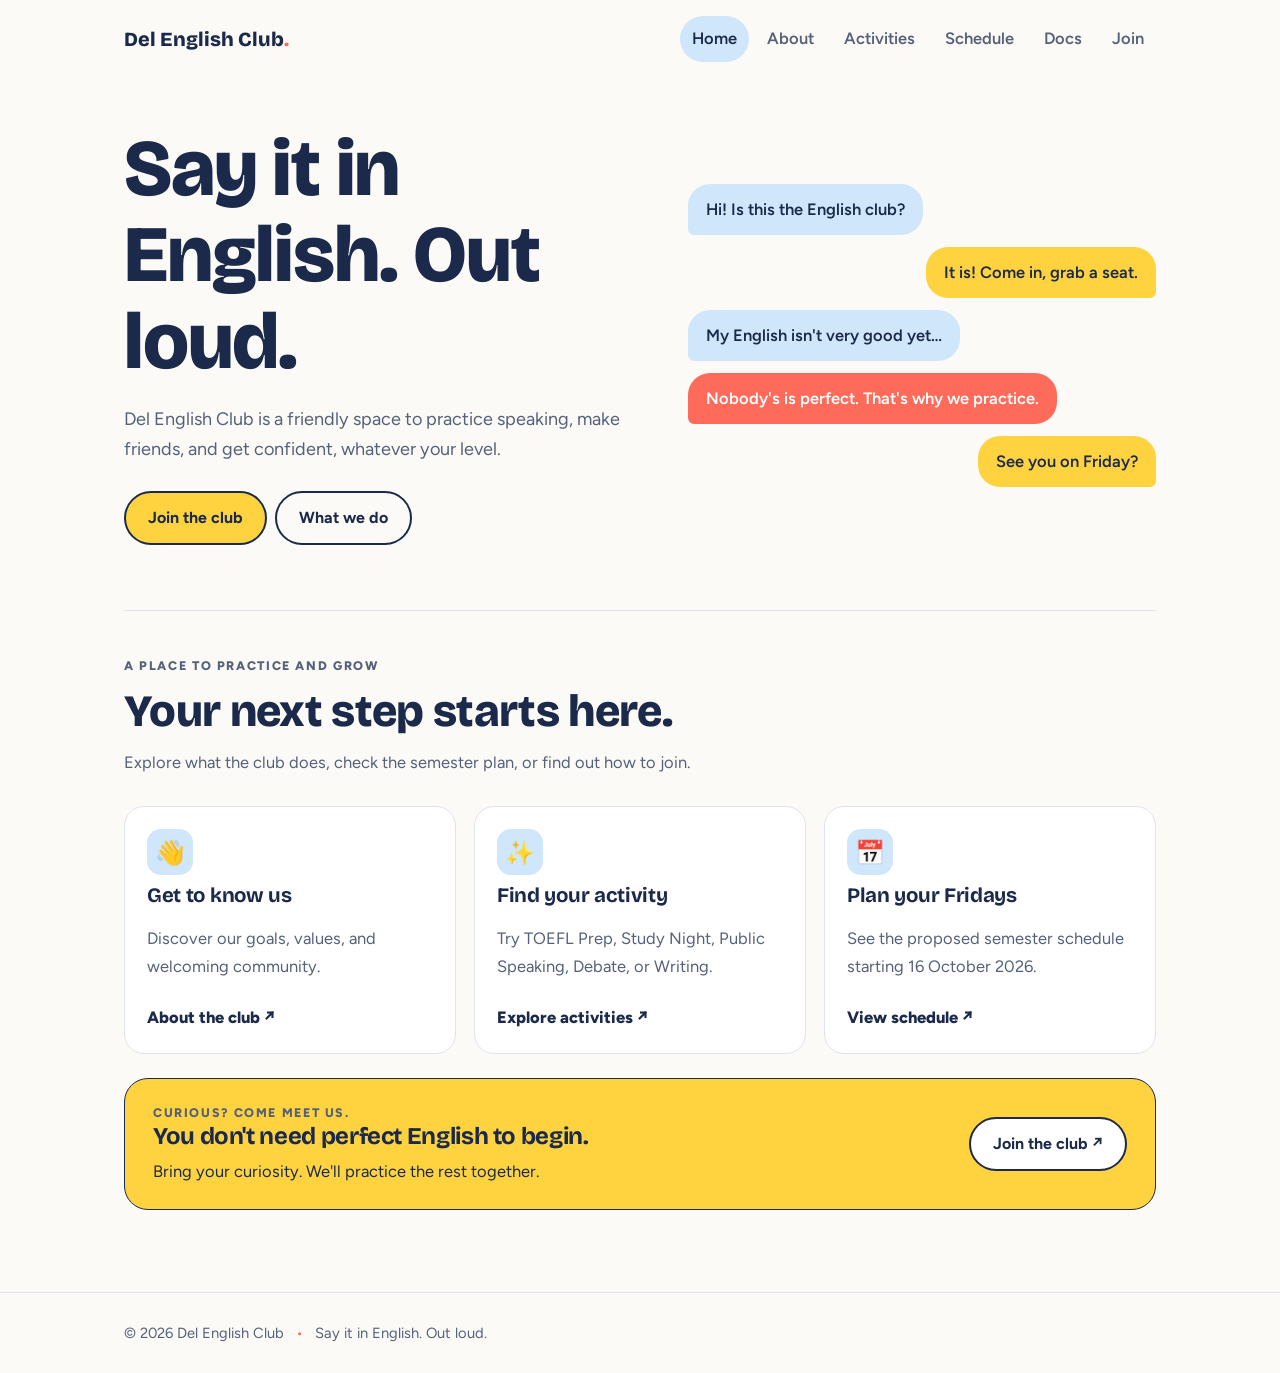
<file: index.html>
<!doctype html>
<html lang="en">
<head>
  <meta charset="utf-8">
  <meta name="viewport" content="width=device-width, initial-scale=1">
  <meta name="theme-color" content="#fbfaf6">
  <meta name="description" content="Del English Club is a supportive space to practice English, build confidence, and connect with students.">
  <title>Home | Del English Club</title>
  <link rel="preconnect" href="https://fonts.googleapis.com">
  <link rel="preconnect" href="https://fonts.gstatic.com" crossorigin>
  <link href="https://fonts.googleapis.com/css2?family=Bricolage+Grotesque:wght@500;700;800&family=Figtree:wght@400;500;600;700&display=swap" rel="stylesheet">
  <link rel="stylesheet" href="assets/css/base.css">
  <link rel="stylesheet" href="assets/css/home.css">
</head>
<body data-page="index.html">
  <div class="wrap">
    <nav class="site-nav" aria-label="Main navigation">
      <a class="logo" href="index.html" aria-label="Del English Club home">Del English Club<span class="logo-dot">.</span></a>
      <button class="nav-toggle" id="nav-toggle" type="button" aria-expanded="false" aria-controls="primary-links" aria-label="Open navigation menu"><span></span><span></span><span></span></button>
      <ul class="site-nav__links" id="primary-links"><li><a href="index.html" aria-current="page">Home</a></li><li><a href="about.html">About</a></li><li><a href="activities.html">Activities</a></li><li><a href="schedule.html">Schedule</a></li><li><a href="docs.html">Docs</a></li><li><a href="join.html">Join</a></li></ul>
    </nav>
    <main id="main-content">
      <header class="hero" id="top">
<div>
<h1>Say it in English. Out loud.</h1>
<p>Del English Club is a friendly space to practice speaking, make friends, and get confident, whatever your level.</p>
<a class="btn" href="join.html">Join the club</a><a class="btn alt" href="about.html">What we do</a>
</div>
<div aria-label="Example conversation" class="chat">
<div class="b l">Hi! Is this the English club?</div>
<div class="b r">It is! Come in, grab a seat.</div>
<div class="b l">My English isn't very good yet…</div>
<div class="b c">Nobody's is perfect. That's why we practice.</div>
<div class="b r">See you on Friday?</div>
</div>
</header>
<section aria-labelledby="start-here-title" class="home-shortcuts">
<div class="home-section-heading"><p class="eyebrow">A place to practice and grow</p><h2 id="start-here-title">Your next step starts here.</h2><p class="lead">Explore what the club does, check the semester plan, or find out how to join.</p></div>
<div class="grid home-link-grid">
<a class="card home-link-card" href="about.html"><span aria-hidden="true" class="home-card-icon">👋</span><h3>Get to know us</h3><p>Discover our goals, values, and welcoming community.</p><span class="text-link">About the club ↗</span></a>
<a class="card home-link-card" href="activities.html"><span aria-hidden="true" class="home-card-icon">✨</span><h3>Find your activity</h3><p>Try TOEFL Prep, Study Night, Public Speaking, Debate, or Writing.</p><span class="text-link">Explore activities ↗</span></a>
<a class="card home-link-card" href="schedule.html"><span aria-hidden="true" class="home-card-icon">📅</span><h3>Plan your Fridays</h3><p>See the proposed semester schedule starting 16 October 2026.</p><span class="text-link">View schedule ↗</span></a>
</div>
<div class="home-banner"><div><p class="eyebrow">Curious? Come meet us.</p><h3>You don't need perfect English to begin.</h3><p>Bring your curiosity. We'll practice the rest together.</p></div><a class="btn" href="join.html">Join the club ↗</a></div>
</section>

    </main>
  </div>
  <footer class="site-footer"><div class="wrap">© <span data-current-year>2026</span> Del English Club <span class="footer-separator">•</span> Say it in English. Out loud.</div></footer>
  <button class="back-to-top" id="back-to-top" type="button" aria-label="Back to top">↑</button>
  <script src="assets/js/main.js" defer></script>
</body>
</html>
</file>
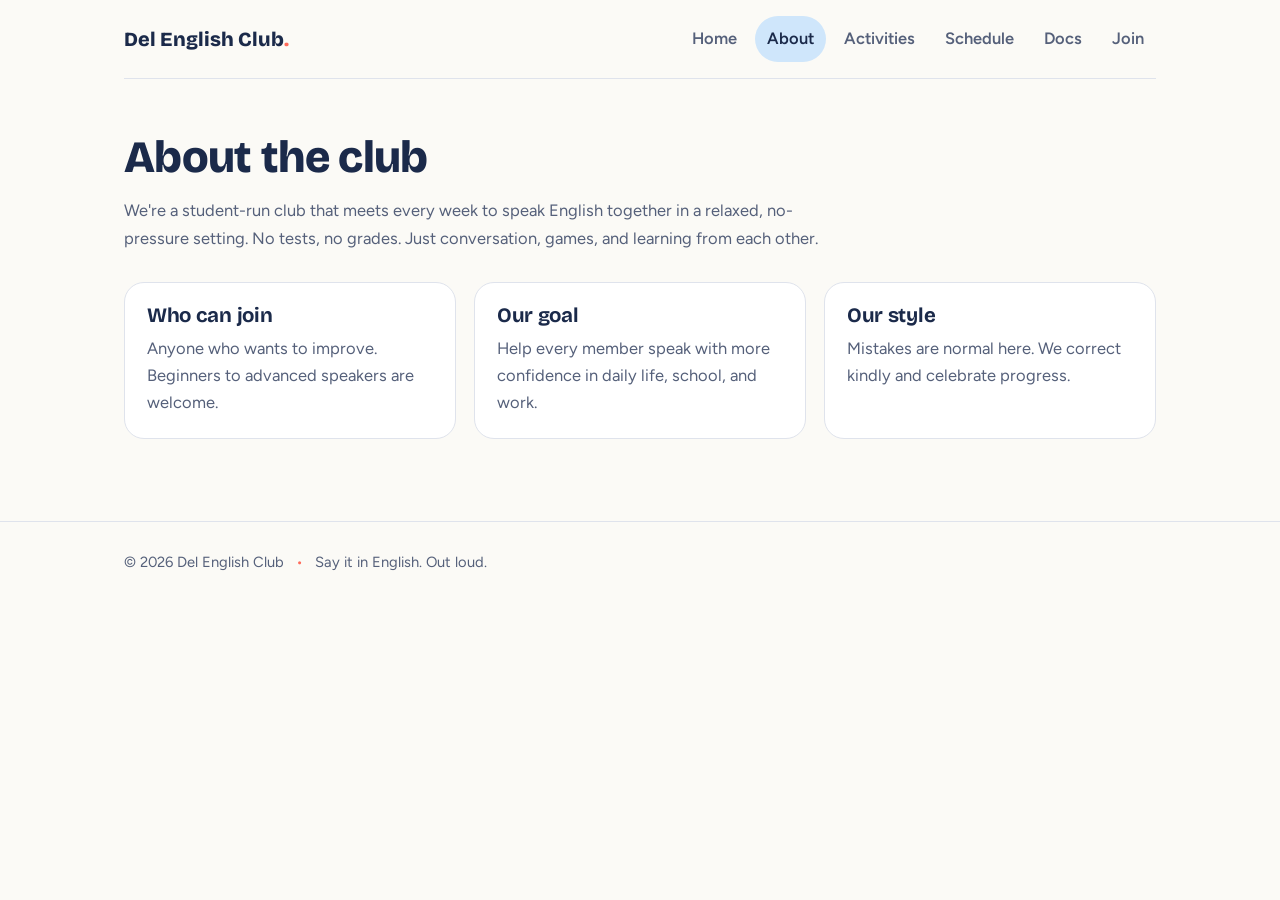
<file: about.html>
<!doctype html>
<html lang="en">
<head>
  <meta charset="utf-8">
  <meta name="viewport" content="width=device-width, initial-scale=1">
  <meta name="theme-color" content="#fbfaf6">
  <meta name="description" content="Del English Club is a supportive space to practice English, build confidence, and connect with students.">
  <title>About | Del English Club</title>
  <link rel="preconnect" href="https://fonts.googleapis.com">
  <link rel="preconnect" href="https://fonts.gstatic.com" crossorigin>
  <link href="https://fonts.googleapis.com/css2?family=Bricolage+Grotesque:wght@500;700;800&family=Figtree:wght@400;500;600;700&display=swap" rel="stylesheet">
  <link rel="stylesheet" href="assets/css/base.css">
  <link rel="stylesheet" href="assets/css/about.css">
</head>
<body data-page="about.html">
  <div class="wrap">
    <nav class="site-nav" aria-label="Main navigation">
      <a class="logo" href="index.html" aria-label="Del English Club home">Del English Club<span class="logo-dot">.</span></a>
      <button class="nav-toggle" id="nav-toggle" type="button" aria-expanded="false" aria-controls="primary-links" aria-label="Open navigation menu"><span></span><span></span><span></span></button>
      <ul class="site-nav__links" id="primary-links"><li><a href="index.html">Home</a></li><li><a href="about.html" aria-current="page">About</a></li><li><a href="activities.html">Activities</a></li><li><a href="schedule.html">Schedule</a></li><li><a href="docs.html">Docs</a></li><li><a href="join.html">Join</a></li></ul>
    </nav>
    <main id="main-content">
      <section id="about">
<h2>About the club</h2>
<p class="lead">We're a student-run club that meets every week to speak English together in a relaxed, no-pressure setting. No tests, no grades. Just conversation, games, and learning from each other.</p>
<div class="grid">
<div class="card"><h3>Who can join</h3><p>Anyone who wants to improve. Beginners to advanced speakers are welcome.</p></div>
<div class="card"><h3>Our goal</h3><p>Help every member speak with more confidence in daily life, school, and work.</p></div>
<div class="card"><h3>Our style</h3><p>Mistakes are normal here. We correct kindly and celebrate progress.</p></div>
</div>
</section>
    </main>
  </div>
  <footer class="site-footer"><div class="wrap">© <span data-current-year>2026</span> Del English Club <span class="footer-separator">•</span> Say it in English. Out loud.</div></footer>
  <button class="back-to-top" id="back-to-top" type="button" aria-label="Back to top">↑</button>
  <script src="assets/js/main.js" defer></script>
</body>
</html>
</file>
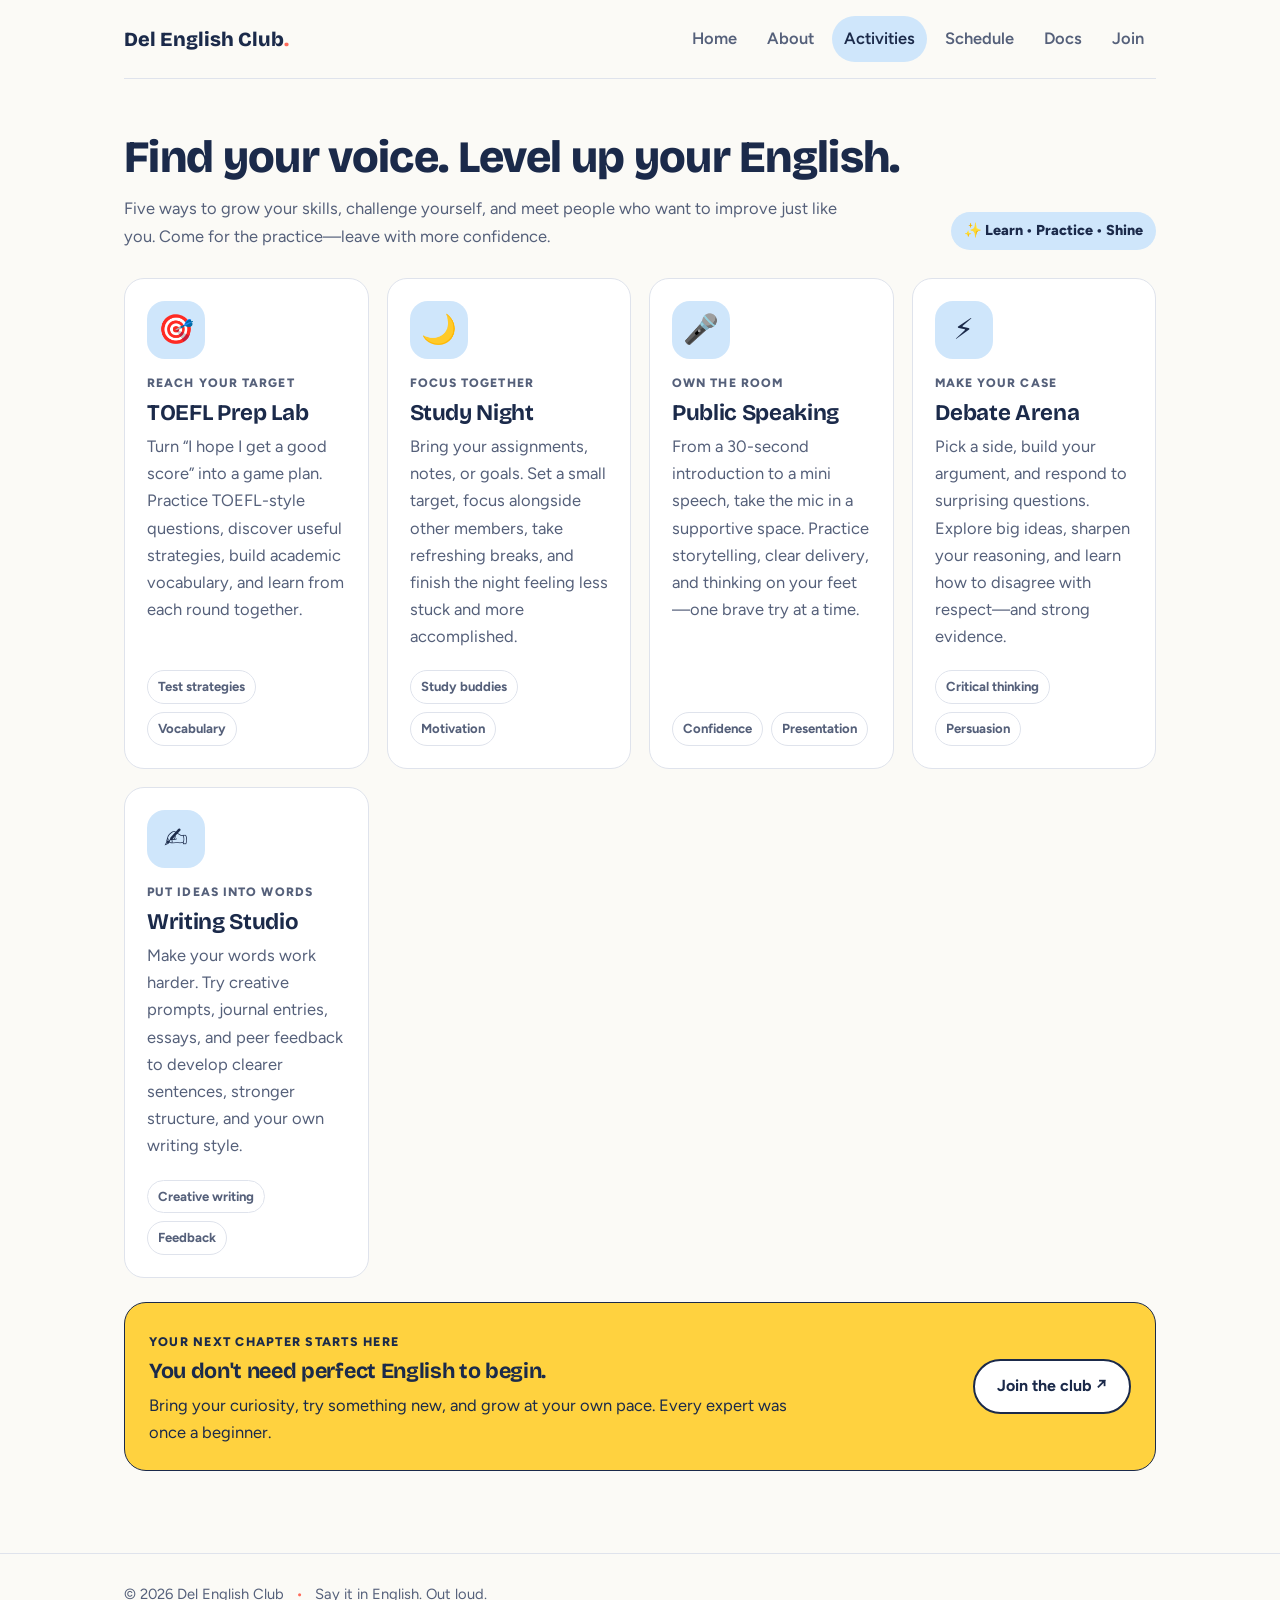
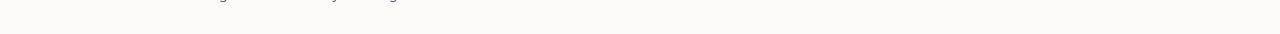
<file: activities.html>
<!doctype html>
<html lang="en">
<head>
  <meta charset="utf-8">
  <meta name="viewport" content="width=device-width, initial-scale=1">
  <meta name="theme-color" content="#fbfaf6">
  <meta name="description" content="Del English Club is a supportive space to practice English, build confidence, and connect with students.">
  <title>Activities | Del English Club</title>
  <link rel="preconnect" href="https://fonts.googleapis.com">
  <link rel="preconnect" href="https://fonts.gstatic.com" crossorigin>
  <link href="https://fonts.googleapis.com/css2?family=Bricolage+Grotesque:wght@500;700;800&family=Figtree:wght@400;500;600;700&display=swap" rel="stylesheet">
  <link rel="stylesheet" href="assets/css/base.css">
  <link rel="stylesheet" href="assets/css/activities.css">
</head>
<body data-page="activities.html">
  <div class="wrap">
    <nav class="site-nav" aria-label="Main navigation">
      <a class="logo" href="index.html" aria-label="Del English Club home">Del English Club<span class="logo-dot">.</span></a>
      <button class="nav-toggle" id="nav-toggle" type="button" aria-expanded="false" aria-controls="primary-links" aria-label="Open navigation menu"><span></span><span></span><span></span></button>
      <ul class="site-nav__links" id="primary-links"><li><a href="index.html">Home</a></li><li><a href="about.html">About</a></li><li><a href="activities.html" aria-current="page">Activities</a></li><li><a href="schedule.html">Schedule</a></li><li><a href="docs.html">Docs</a></li><li><a href="join.html">Join</a></li></ul>
    </nav>
    <main id="main-content">
      <section id="activities">
<div class="activity-intro">
<div>
<h2>Find your voice. Level up your English.</h2>
<p class="lead">Five ways to grow your skills, challenge yourself, and meet people who want to improve just like you. Come for the practice—leave with more confidence.</p>
</div>
<span class="activity-tag">✨ Learn • Practice • Shine</span>
</div>
<div class="grid">
<article class="card activity-card">
<div aria-hidden="true" class="activity-icon">🎯</div>
<div>
<p class="activity-kicker">Reach your target</p>
<h3>TOEFL Prep Lab</h3>
<p>Turn “I hope I get a good score” into a game plan. Practice TOEFL-style questions, discover useful strategies, build academic vocabulary, and learn from each round together.</p>
</div>
<div class="activity-meta"><span class="activity-chip">Test strategies</span><span class="activity-chip">Vocabulary</span></div>
</article>
<article class="card activity-card">
<div aria-hidden="true" class="activity-icon">🌙</div>
<div>
<p class="activity-kicker">Focus together</p>
<h3>Study Night</h3>
<p>Bring your assignments, notes, or goals. Set a small target, focus alongside other members, take refreshing breaks, and finish the night feeling less stuck and more accomplished.</p>
</div>
<div class="activity-meta"><span class="activity-chip">Study buddies</span><span class="activity-chip">Motivation</span></div>
</article>
<article class="card activity-card">
<div aria-hidden="true" class="activity-icon">🎤</div>
<div>
<p class="activity-kicker">Own the room</p>
<h3>Public Speaking</h3>
<p>From a 30-second introduction to a mini speech, take the mic in a supportive space. Practice storytelling, clear delivery, and thinking on your feet—one brave try at a time.</p>
</div>
<div class="activity-meta"><span class="activity-chip">Confidence</span><span class="activity-chip">Presentation</span></div>
</article>
<article class="card activity-card">
<div aria-hidden="true" class="activity-icon">⚡</div>
<div>
<p class="activity-kicker">Make your case</p>
<h3>Debate Arena</h3>
<p>Pick a side, build your argument, and respond to surprising questions. Explore big ideas, sharpen your reasoning, and learn how to disagree with respect—and strong evidence.</p>
</div>
<div class="activity-meta"><span class="activity-chip">Critical thinking</span><span class="activity-chip">Persuasion</span></div>
</article>
<article class="card activity-card">
<div aria-hidden="true" class="activity-icon">✍️</div>
<div>
<p class="activity-kicker">Put ideas into words</p>
<h3>Writing Studio</h3>
<p>Make your words work harder. Try creative prompts, journal entries, essays, and peer feedback to develop clearer sentences, stronger structure, and your own writing style.</p>
</div>
<div class="activity-meta"><span class="activity-chip">Creative writing</span><span class="activity-chip">Feedback</span></div>
</article>
</div>
<div class="activity-feature">
<div>
<span class="feature-label">Your next chapter starts here</span>
<h3>You don't need perfect English to begin.</h3>
<p>Bring your curiosity, try something new, and grow at your own pace. Every expert was once a beginner.</p>
</div>
<a class="btn" href="#join">Join the club ↗</a>
</div>
</section>
    </main>
  </div>
  <footer class="site-footer"><div class="wrap">© <span data-current-year>2026</span> Del English Club <span class="footer-separator">•</span> Say it in English. Out loud.</div></footer>
  <button class="back-to-top" id="back-to-top" type="button" aria-label="Back to top">↑</button>
  <script src="assets/js/main.js" defer></script>
  <script src="assets/js/activities.js" defer></script>
</body>
</html>
</file>
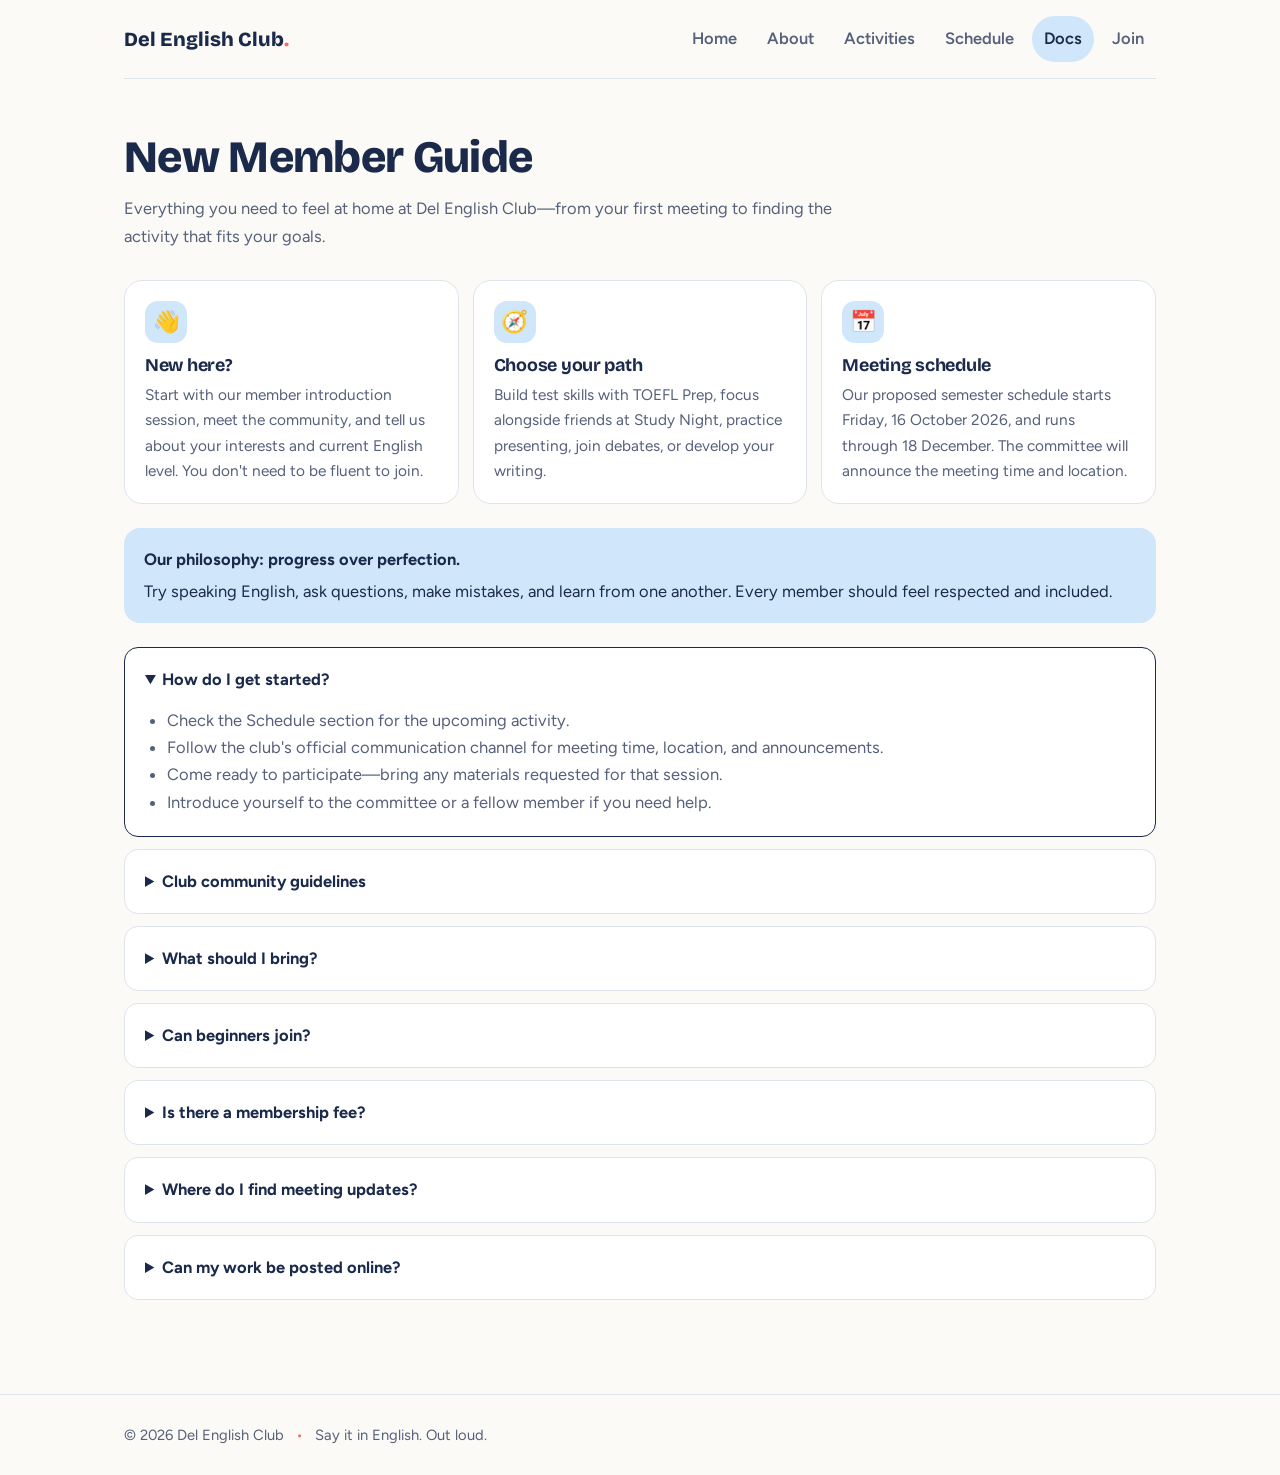
<file: docs.html>
<!doctype html>
<html lang="en">
<head>
  <meta charset="utf-8">
  <meta name="viewport" content="width=device-width, initial-scale=1">
  <meta name="theme-color" content="#fbfaf6">
  <meta name="description" content="Del English Club is a supportive space to practice English, build confidence, and connect with students.">
  <title>Docs | Del English Club</title>
  <link rel="preconnect" href="https://fonts.googleapis.com">
  <link rel="preconnect" href="https://fonts.gstatic.com" crossorigin>
  <link href="https://fonts.googleapis.com/css2?family=Bricolage+Grotesque:wght@500;700;800&family=Figtree:wght@400;500;600;700&display=swap" rel="stylesheet">
  <link rel="stylesheet" href="assets/css/base.css">
  <link rel="stylesheet" href="assets/css/docs.css">
</head>
<body data-page="docs.html">
  <div class="wrap">
    <nav class="site-nav" aria-label="Main navigation">
      <a class="logo" href="index.html" aria-label="Del English Club home">Del English Club<span class="logo-dot">.</span></a>
      <button class="nav-toggle" id="nav-toggle" type="button" aria-expanded="false" aria-controls="primary-links" aria-label="Open navigation menu"><span></span><span></span><span></span></button>
      <ul class="site-nav__links" id="primary-links"><li><a href="index.html">Home</a></li><li><a href="about.html">About</a></li><li><a href="activities.html">Activities</a></li><li><a href="schedule.html">Schedule</a></li><li><a href="docs.html" aria-current="page">Docs</a></li><li><a href="join.html">Join</a></li></ul>
    </nav>
    <main id="main-content">
      <section id="docs">
<h2>New Member Guide</h2>
<p class="lead">Everything you need to feel at home at Del English Club—from your first meeting to finding the activity that fits your goals.</p>
<div class="docs-grid">
<article class="docs-mini">
<div aria-hidden="true" class="docs-icon">👋</div>
<h3>New here?</h3>
<p>Start with our member introduction session, meet the community, and tell us about your interests and current English level. You don't need to be fluent to join.</p>
</article>
<article class="docs-mini">
<div aria-hidden="true" class="docs-icon">🧭</div>
<h3>Choose your path</h3>
<p>Build test skills with TOEFL Prep, focus alongside friends at Study Night, practice presenting, join debates, or develop your writing.</p>
</article>
<article class="docs-mini">
<div aria-hidden="true" class="docs-icon">📅</div>
<h3>Meeting schedule</h3>
<p>Our proposed semester schedule starts Friday, 16 October 2026, and runs through 18 December. The committee will announce the meeting time and location.</p>
</article>
</div>
<div class="docs-callout">
<strong>Our philosophy: progress over perfection.</strong>
<p>Try speaking English, ask questions, make mistakes, and learn from one another. Every member should feel respected and included.</p>
</div>
<details open="">
<summary>How do I get started?</summary>
<ul>
<li>Check the Schedule section for the upcoming activity.</li>
<li>Follow the club's official communication channel for meeting time, location, and announcements.</li>
<li>Come ready to participate—bring any materials requested for that session.</li>
<li>Introduce yourself to the committee or a fellow member if you need help.</li>
</ul>
</details>
<details>
<summary>Club community guidelines</summary>
<ul>
<li>Be respectful of every member, accent, background, and English level.</li>
<li>Do not mock mistakes. Give feedback kindly and constructively.</li>
<li>Give everyone a chance to speak and listen without interrupting.</li>
<li>Try to use English during activities; helping someone find a word is encouraged.</li>
<li>Respect members' privacy. Ask permission before sharing photos, recordings, or their work publicly.</li>
<li>Keep discussions friendly and disagree with ideas—not with people.</li>
</ul>
</details>
<details>
<summary>What should I bring?</summary>
<ul>
<li><strong>TOEFL Prep:</strong> notebook, pen, and any practice materials shared by the facilitator.</li>
<li><strong>Study Night:</strong> your own assignment, notes, laptop or stationery as needed, and one realistic study goal.</li>
<li><strong>Public Speaking:</strong> a topic or prompt if announced; beginners can start with a short introduction.</li>
<li><strong>Debate:</strong> an open mind and willingness to support opinions with reasons and evidence.</li>
<li><strong>Writing:</strong> notebook or laptop and a willingness to draft, revise, and give supportive feedback.</li>
</ul>
</details>
<details>
<summary>Can beginners join?</summary>
<p>Absolutely. Activities are designed to help members grow at different levels. You can start with short contributions and take on bigger challenges as your confidence improves.</p>
</details>
<details>
<summary>Is there a membership fee?</summary>
<p>Membership fees and any other costs have not been specified in this website draft. Please confirm the current policy with the club committee.</p>
</details>
<details>
<summary>Where do I find meeting updates?</summary>
<p>The exact meeting time, room, and official contact details have not been confirmed in this draft. Check announcements from the club committee before attending.</p>
</details>
<details>
<summary>Can my work be posted online?</summary>
<p>Selected writing or activity highlights may be considered for the club's Instagram or website. The club should obtain the author's permission before publishing their work, name, photo, or recording.</p>
</details>
</section>
    </main>
  </div>
  <footer class="site-footer"><div class="wrap">© <span data-current-year>2026</span> Del English Club <span class="footer-separator">•</span> Say it in English. Out loud.</div></footer>
  <button class="back-to-top" id="back-to-top" type="button" aria-label="Back to top">↑</button>
  <script src="assets/js/main.js" defer></script>
  <script src="assets/js/docs.js" defer></script>
</body>
</html>
</file>
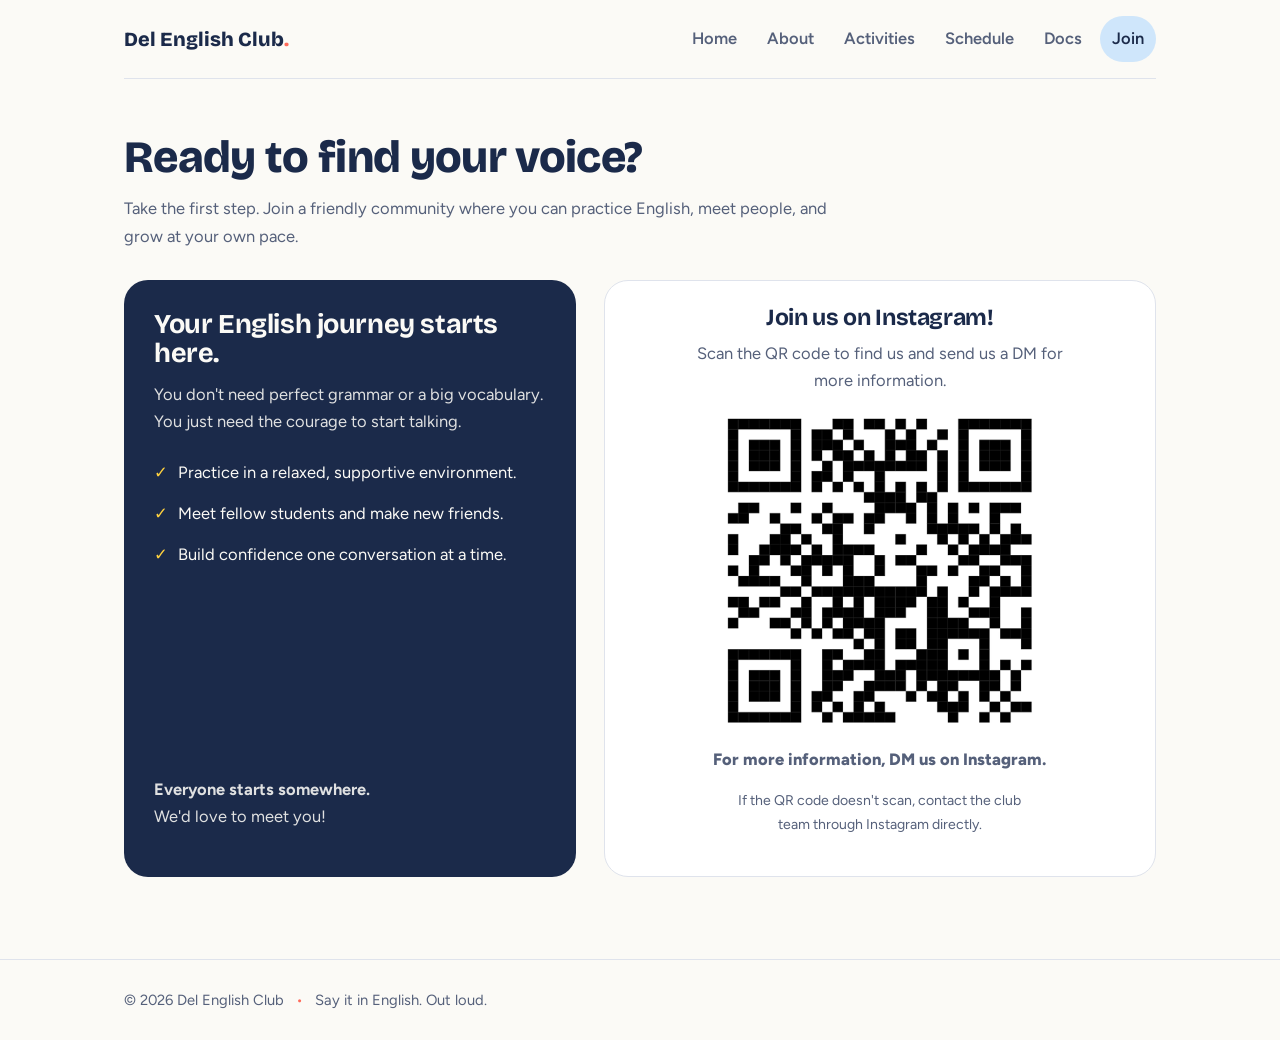
<file: join.html>
<!doctype html>
<html lang="en">
<head>
  <meta charset="utf-8">
  <meta name="viewport" content="width=device-width, initial-scale=1">
  <meta name="theme-color" content="#fbfaf6">
  <meta name="description" content="Del English Club is a supportive space to practice English, build confidence, and connect with students.">
  <title>Join | Del English Club</title>
  <link rel="preconnect" href="https://fonts.googleapis.com">
  <link rel="preconnect" href="https://fonts.gstatic.com" crossorigin>
  <link href="https://fonts.googleapis.com/css2?family=Bricolage+Grotesque:wght@500;700;800&family=Figtree:wght@400;500;600;700&display=swap" rel="stylesheet">
  <link rel="stylesheet" href="assets/css/base.css">
  <link rel="stylesheet" href="assets/css/join.css">
</head>
<body data-page="join.html">
  <div class="wrap">
    <nav class="site-nav" aria-label="Main navigation">
      <a class="logo" href="index.html" aria-label="Del English Club home">Del English Club<span class="logo-dot">.</span></a>
      <button class="nav-toggle" id="nav-toggle" type="button" aria-expanded="false" aria-controls="primary-links" aria-label="Open navigation menu"><span></span><span></span><span></span></button>
      <ul class="site-nav__links" id="primary-links"><li><a href="index.html">Home</a></li><li><a href="about.html">About</a></li><li><a href="activities.html">Activities</a></li><li><a href="schedule.html">Schedule</a></li><li><a href="docs.html">Docs</a></li><li><a href="join.html" aria-current="page">Join</a></li></ul>
    </nav>
    <main id="main-content">
      <section id="join">
<h2>Ready to find your voice?</h2>
<p class="lead">Take the first step. Join a friendly community where you can practice English, meet people, and grow at your own pace.</p>
<div class="join-layout">
<aside class="join-note">
<div>
<h3>Your English journey starts here.</h3>
<p>You don't need perfect grammar or a big vocabulary. You just need the courage to start talking.</p>
<ul class="join-points">
<li><span>✓</span><span>Practice in a relaxed, supportive environment.</span></li>
<li><span>✓</span><span>Meet fellow students and make new friends.</span></li>
<li><span>✓</span><span>Build confidence one conversation at a time.</span></li>
</ul>
</div>
<p><strong>Everyone starts somewhere.</strong><br/>We'd love to meet you!</p>
</aside>
<div class="join-qr-card">
<h3>Join us on Instagram!</h3>
<p>Scan the QR code to find us and send us a DM for more information.</p>
<img alt="Instagram QR code from the Del English Club poster" aria-label="Open a larger view of the Instagram QR code" class="join-qr-image" id="instagram-qr" role="button" src="assets/images/instagram-qr.png" tabindex="0"/>
<p class="join-instagram">For more information, DM us on Instagram.</p>
<p class="join-disclaimer">If the QR code doesn't scan, contact the club team through Instagram directly.</p>
</div>
</div>
</section>
    </main>
  </div>
  <footer class="site-footer"><div class="wrap">© <span data-current-year>2026</span> Del English Club <span class="footer-separator">•</span> Say it in English. Out loud.</div></footer>
  <button class="back-to-top" id="back-to-top" type="button" aria-label="Back to top">↑</button>
  <script src="assets/js/main.js" defer></script>
  <script src="assets/js/join.js" defer></script>
</body>
</html>
</file>
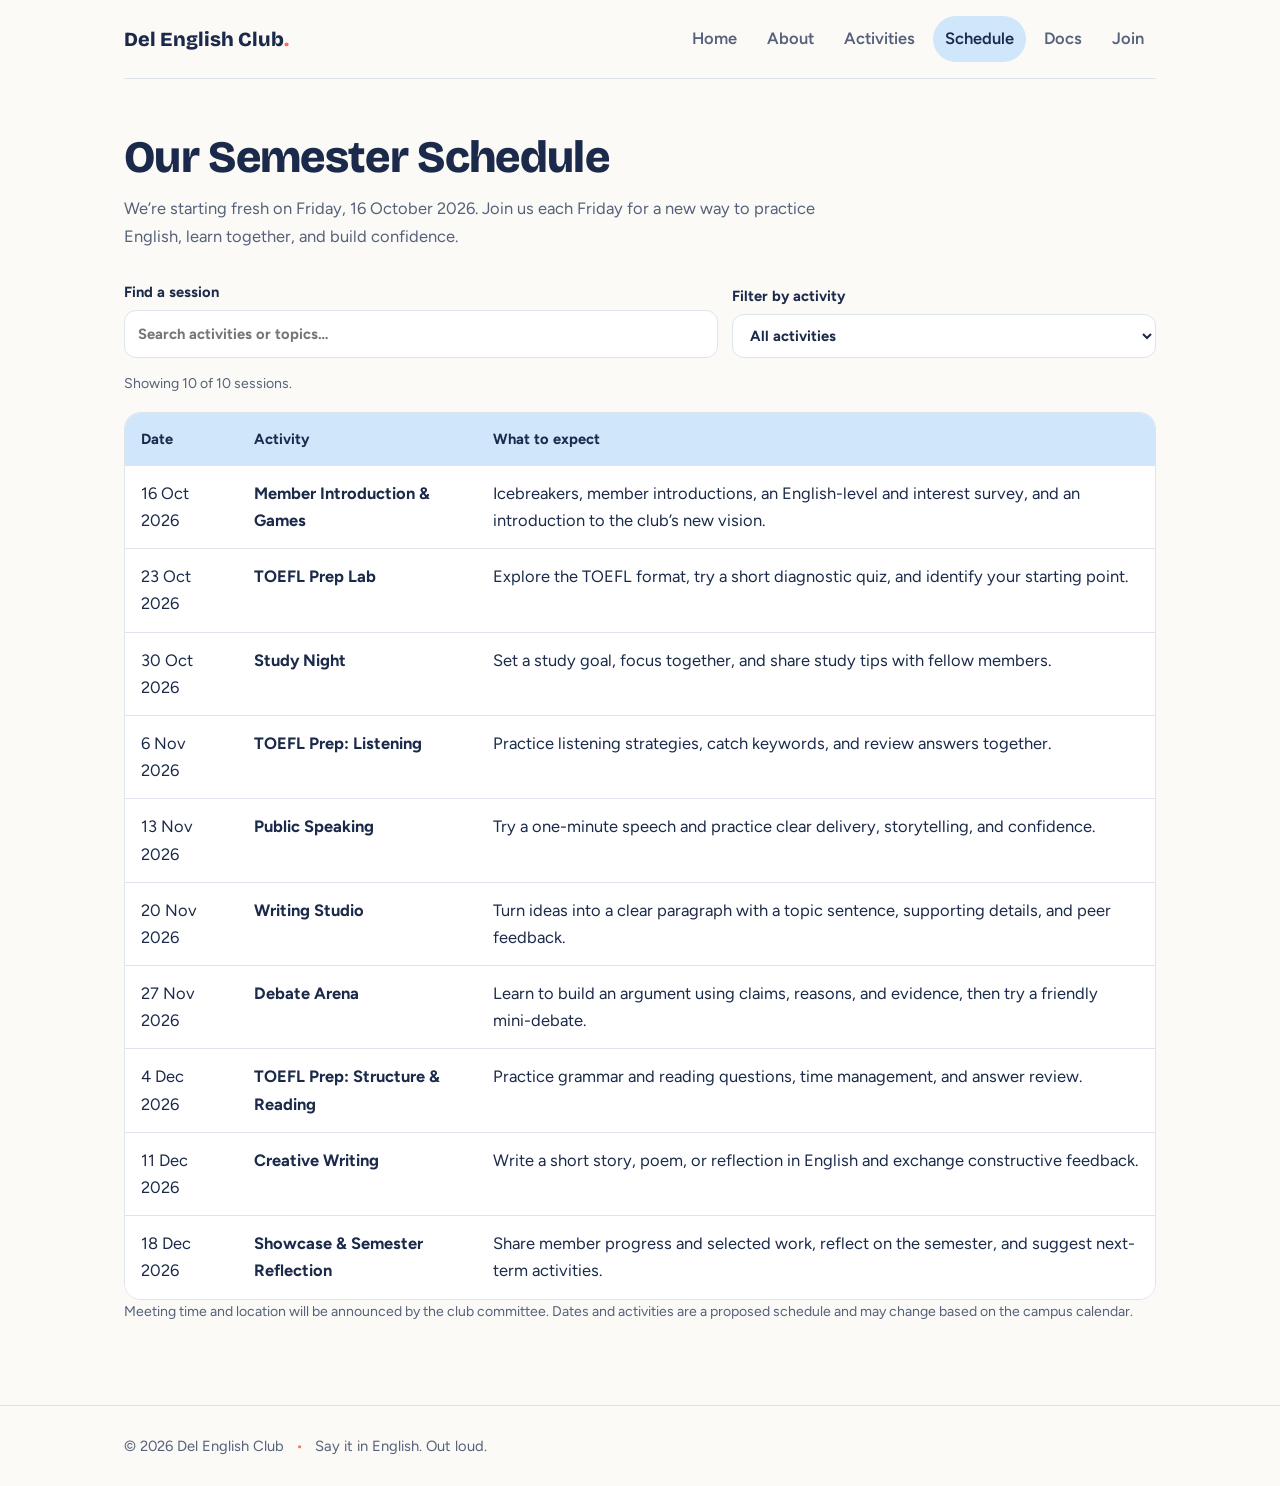
<file: schedule.html>
<!doctype html>
<html lang="en">
<head>
  <meta charset="utf-8">
  <meta name="viewport" content="width=device-width, initial-scale=1">
  <meta name="theme-color" content="#fbfaf6">
  <meta name="description" content="Del English Club is a supportive space to practice English, build confidence, and connect with students.">
  <title>Schedule | Del English Club</title>
  <link rel="preconnect" href="https://fonts.googleapis.com">
  <link rel="preconnect" href="https://fonts.gstatic.com" crossorigin>
  <link href="https://fonts.googleapis.com/css2?family=Bricolage+Grotesque:wght@500;700;800&family=Figtree:wght@400;500;600;700&display=swap" rel="stylesheet">
  <link rel="stylesheet" href="assets/css/base.css">
  <link rel="stylesheet" href="assets/css/schedule.css">
</head>
<body data-page="schedule.html">
  <div class="wrap">
    <nav class="site-nav" aria-label="Main navigation">
      <a class="logo" href="index.html" aria-label="Del English Club home">Del English Club<span class="logo-dot">.</span></a>
      <button class="nav-toggle" id="nav-toggle" type="button" aria-expanded="false" aria-controls="primary-links" aria-label="Open navigation menu"><span></span><span></span><span></span></button>
      <ul class="site-nav__links" id="primary-links"><li><a href="index.html">Home</a></li><li><a href="about.html">About</a></li><li><a href="activities.html">Activities</a></li><li><a href="schedule.html" aria-current="page">Schedule</a></li><li><a href="docs.html">Docs</a></li><li><a href="join.html">Join</a></li></ul>
    </nav>
    <main id="main-content">
      <section id="schedule">
<h2>Our Semester Schedule</h2>
<p class="lead">We’re starting fresh on Friday, 16 October 2026. Join us each Friday for a new way to practice English, learn together, and build confidence.</p>

<div aria-label="Filter the semester schedule" class="schedule-tools">
<label class="schedule-search-label" for="schedule-search">Find a session
    <input autocomplete="off" id="schedule-search" placeholder="Search activities or topics…" type="search"/>
</label>
<label class="schedule-filter-label" for="schedule-filter">Filter by activity
    <select id="schedule-filter">
<option value="all">All activities</option>
<option value="connect">Connect / Introduction</option>
<option value="toefl">TOEFL Prep</option>
<option value="study">Study Night</option>
<option value="speaking">Public Speaking</option>
<option value="writing">Writing</option>
<option value="debate">Debate</option>
<option value="showcase">Showcase / Reflection</option>
</select>
</label>
<p aria-live="polite" class="schedule-result" id="schedule-result">Showing all sessions.</p>
</div>
<div class="tablewrap"><table class="sched">
<thead><tr><th>Date</th><th>Activity</th><th>What to expect</th></tr></thead>
<tbody>
<tr class="schedule-row" data-category="connect"><td>16 Oct 2026</td><td><strong>Member Introduction &amp; Games</strong></td><td>Icebreakers, member introductions, an English-level and interest survey, and an introduction to the club’s new vision.</td></tr>
<tr class="schedule-row" data-category="toefl"><td>23 Oct 2026</td><td><strong>TOEFL Prep Lab</strong></td><td>Explore the TOEFL format, try a short diagnostic quiz, and identify your starting point.</td></tr>
<tr class="schedule-row" data-category="study"><td>30 Oct 2026</td><td><strong>Study Night</strong></td><td>Set a study goal, focus together, and share study tips with fellow members.</td></tr>
<tr class="schedule-row" data-category="toefl"><td>6 Nov 2026</td><td><strong>TOEFL Prep: Listening</strong></td><td>Practice listening strategies, catch keywords, and review answers together.</td></tr>
<tr class="schedule-row" data-category="speaking"><td>13 Nov 2026</td><td><strong>Public Speaking</strong></td><td>Try a one-minute speech and practice clear delivery, storytelling, and confidence.</td></tr>
<tr class="schedule-row" data-category="writing"><td>20 Nov 2026</td><td><strong>Writing Studio</strong></td><td>Turn ideas into a clear paragraph with a topic sentence, supporting details, and peer feedback.</td></tr>
<tr class="schedule-row" data-category="debate"><td>27 Nov 2026</td><td><strong>Debate Arena</strong></td><td>Learn to build an argument using claims, reasons, and evidence, then try a friendly mini-debate.</td></tr>
<tr class="schedule-row" data-category="toefl"><td>4 Dec 2026</td><td><strong>TOEFL Prep: Structure &amp; Reading</strong></td><td>Practice grammar and reading questions, time management, and answer review.</td></tr>
<tr class="schedule-row" data-category="writing"><td>11 Dec 2026</td><td><strong>Creative Writing</strong></td><td>Write a short story, poem, or reflection in English and exchange constructive feedback.</td></tr>
<tr class="schedule-row" data-category="showcase"><td>18 Dec 2026</td><td><strong>Showcase &amp; Semester Reflection</strong></td><td>Share member progress and selected work, reflect on the semester, and suggest next-term activities.</td></tr>
</tbody></table></div>
<p class="join-disclaimer">Meeting time and location will be announced by the club committee. Dates and activities are a proposed schedule and may change based on the campus calendar.</p>
</section>
    </main>
  </div>
  <footer class="site-footer"><div class="wrap">© <span data-current-year>2026</span> Del English Club <span class="footer-separator">•</span> Say it in English. Out loud.</div></footer>
  <button class="back-to-top" id="back-to-top" type="button" aria-label="Back to top">↑</button>
  <script src="assets/js/main.js" defer></script>
  <script src="assets/js/schedule.js" defer></script>
</body>
</html>
</file>
<file: assets/css/base.css>
/* Shared Del English Club styles */
:root{--bg:#fbfaf6;--ink:#1b2a4a;--muted:#55607a;--card:#fff;--line:#dfe3ec;--yellow:#ffd23f;--coral:#ff6b5b;--sky:#cfe6fb;--on-yellow:#1b2a4a;--shadow:0 12px 28px rgba(27,42,74,.09);color-scheme:light;box-sizing:border-box;scroll-padding-top:20px}
@media(prefers-color-scheme:dark){:root:not([data-theme="light"]){--bg:#10172a;--ink:#f3f1ea;--muted:#a6b0c8;--card:#18213a;--line:#2a3555;--sky:#26406b;--on-yellow:#1b2a4a;color-scheme:dark}}
*,*::before,*::after{box-sizing:inherit}html{scroll-behavior:smooth}body{margin:0;background:var(--bg);color:var(--ink);font:400 1.03rem/1.65 Figtree,system-ui,sans-serif}h1,h2,h3{font-family:"Bricolage Grotesque",Georgia,sans-serif;line-height:1.08;margin:0;letter-spacing:-.015em}h1{font-size:clamp(2.7rem,7vw,5rem);font-weight:800}h2{font-size:clamp(1.95rem,4vw,2.8rem);font-weight:800;margin-bottom:14px}h3{font-size:1.28rem;font-weight:700}p{margin-top:0}a{color:inherit}img{max-width:100%}button,input,select,textarea{font:inherit}:focus-visible{outline:3px solid var(--coral);outline-offset:4px}.wrap{max-width:1080px;margin:0 auto;padding:0 24px}.site-nav{display:flex;justify-content:space-between;align-items:center;gap:20px;min-height:78px;padding:14px 0;flex-wrap:wrap}.logo{font:800 1.25rem "Bricolage Grotesque",sans-serif;text-decoration:none;white-space:nowrap}.logo-dot{color:var(--coral)}.site-nav__links{display:flex;align-items:center;gap:6px;list-style:none;margin:0;padding:0;flex-wrap:wrap}.site-nav__links a{display:block;text-decoration:none;color:var(--muted);font-weight:600;padding:9px 12px;border-radius:999px;transition:background .2s,color .2s}.site-nav__links a:hover,.site-nav__links a[aria-current="page"]{background:var(--sky);color:var(--ink)}.nav-toggle{display:none;border:1.5px solid var(--line);background:var(--card);color:var(--ink);border-radius:12px;width:44px;height:42px;padding:10px;cursor:pointer}.nav-toggle span{display:block;height:2px;background:currentColor;margin:4px 0;border-radius:2px}.btn{display:inline-flex;align-items:center;justify-content:center;gap:8px;background:var(--yellow);color:var(--on-yellow);font-weight:700;padding:12px 22px;border-radius:999px;text-decoration:none;border:2px solid var(--ink);cursor:pointer;font-size:1rem;transition:transform .2s,box-shadow .2s}.btn:hover{transform:translateY(-2px);box-shadow:0 7px 0 rgba(27,42,74,.12)}.btn.alt{background:transparent;color:var(--ink);margin-left:8px}section{padding:54px 0 62px;border-top:1px solid var(--line)}.lead{color:var(--muted);max-width:65ch;margin:0 0 30px}.grid{display:grid;grid-template-columns:repeat(auto-fit,minmax(220px,1fr));gap:18px}.card{background:var(--card);border:1.5px solid var(--line);border-radius:20px;padding:22px}.card h3{margin-bottom:8px}.card p{color:var(--muted);margin:0}.tablewrap{overflow-x:auto;border:1px solid var(--line);border-radius:16px;background:var(--card)}.sched{width:100%;border-collapse:collapse;background:var(--card);min-width:660px}.sched th,.sched td{text-align:left;padding:14px 16px;border-bottom:1px solid var(--line);vertical-align:top}.sched th{background:var(--sky);color:var(--ink);font-size:.92rem}.sched tbody tr:last-child td{border-bottom:0}.sched tbody tr:hover{background:color-mix(in srgb,var(--sky) 26%,var(--card))}details{background:var(--card);border:1.5px solid var(--line);border-radius:14px;padding:4px 20px;margin-bottom:12px}summary{cursor:pointer;font-weight:700;padding:14px 0;font-size:1.03rem}details[open]{border-color:var(--ink)}details p,details ul{color:var(--muted);margin:0 0 16px}details ul{padding-left:22px}footer.site-footer{border-top:1px solid var(--line);padding:28px 0;color:var(--muted);font-size:.92rem;margin-top:20px}.footer-separator{padding:0 8px;color:var(--coral)}.back-to-top{position:fixed;bottom:20px;right:20px;width:44px;height:44px;border:1.5px solid var(--ink);border-radius:50%;background:var(--yellow);color:var(--ink);font-size:1.3rem;font-weight:800;cursor:pointer;box-shadow:var(--shadow);opacity:0;pointer-events:none;transform:translateY(8px);transition:opacity .2s,transform .2s}.back-to-top.is-visible{opacity:1;pointer-events:auto;transform:none}.join-disclaimer{font-size:.88rem;color:var(--muted);margin:0}.eyebrow{font-size:.78rem;font-weight:800;letter-spacing:.13em;text-transform:uppercase;color:var(--muted);margin:0 0 10px}
@media(max-width:760px){.wrap{padding:0 18px}.site-nav{min-height:68px}.nav-toggle{display:block;margin-left:auto}.site-nav__links{display:none;flex-basis:100%;align-items:stretch;flex-direction:column;gap:3px;padding:8px 0 14px}.site-nav__links.is-open{display:flex}.site-nav__links a{border-radius:10px;padding:11px 13px}.btn.alt{margin:10px 0 0}section{padding:42px 0 48px}.lead{margin-bottom:24px}.sched th,.sched td{padding:11px 12px}}
@media(prefers-reduced-motion:reduce){*,*::before,*::after{scroll-behavior:auto!important;transition:none!important;animation:none!important}}
</file>
<file: assets/css/home.css>
.hero{display:grid;grid-template-columns:1.12fr 1fr;gap:40px;align-items:center;padding:48px 0 65px}.hero h1{max-width:11ch}.hero p{max-width:48ch;color:var(--muted);font-size:1.13rem;margin:20px 0 26px}.chat{display:flex;flex-direction:column;gap:12px;padding:10px 0}.b{max-width:88%;padding:12px 18px;border-radius:22px;font-weight:600;opacity:0;animation:pop .45s ease forwards}.b.l{background:var(--sky);border-bottom-left-radius:6px;align-self:flex-start}.b.r{background:var(--yellow);color:var(--ink);border-bottom-right-radius:6px;align-self:flex-end}.b.c{background:var(--coral);color:#fff;border-bottom-left-radius:6px;align-self:flex-start}.b:nth-child(1){animation-delay:.15s}.b:nth-child(2){animation-delay:.6s}.b:nth-child(3){animation-delay:1.05s}.b:nth-child(4){animation-delay:1.5s}.b:nth-child(5){animation-delay:1.95s}@keyframes pop{from{opacity:0;transform:translateY(10px) scale(.97)}to{opacity:1;transform:none}}.home-shortcuts{padding:45px 0 62px;border-top:1px solid var(--line)}.home-section-heading{max-width:650px;margin-bottom:26px}.home-link-card{display:flex;flex-direction:column;align-items:flex-start;gap:10px;text-decoration:none;transition:transform .2s,box-shadow .2s}.home-link-card:hover{transform:translateY(-5px);box-shadow:var(--shadow)}.home-link-card .text-link{font-weight:800;margin-top:auto;padding-top:14px}.home-card-icon{width:46px;height:46px;background:var(--sky);border-radius:14px;display:grid;place-items:center;font-size:1.5rem}.home-banner{display:flex;align-items:center;justify-content:space-between;gap:22px;background:var(--yellow);border:1.5px solid var(--ink);border-radius:24px;padding:24px 28px;margin-top:24px}.home-banner h3{font-size:1.5rem;margin-bottom:8px}.home-banner p{margin-bottom:0}.home-banner .btn{background:var(--card);flex-shrink:0}@media(max-width:760px){.hero{grid-template-columns:1fr;gap:24px;padding:28px 0 42px}.hero h1{max-width:unset}.home-banner{align-items:flex-start;flex-direction:column;padding:22px}}
</file>
<file: assets/css/about.css>
.about-hero{max-width:780px}.about-values{margin-top:26px}.about-values .card:nth-child(1){border-radius:28px 8px 28px 8px}.about-values .card:nth-child(2){border-radius:8px 28px 8px 28px}.about-values .card:nth-child(3){border-radius:28px 8px 28px 8px}#about h2{margin-bottom:16px}#about .grid{margin-top:28px}
</file>
<file: assets/css/activities.css>
.activity-intro{display:flex;justify-content:space-between;align-items:end;gap:24px;margin-bottom:28px}.activity-intro .lead{margin-bottom:0}.activity-tag{display:inline-flex;align-items:center;gap:8px;background:var(--sky);color:var(--ink);border-radius:999px;padding:7px 13px;font-size:.9rem;font-weight:800;white-space:nowrap}.activity-card{position:relative;overflow:hidden;min-height:260px;display:flex;flex-direction:column;gap:14px;transition:transform .2s,box-shadow .2s}.activity-card:hover{transform:translateY(-5px);box-shadow:var(--shadow)}.activity-card .activity-icon{width:58px;height:58px;border-radius:18px;display:grid;place-items:center;background:var(--sky);font-size:1.8rem}.activity-card .activity-kicker{font-size:.76rem;letter-spacing:.09em;text-transform:uppercase;font-weight:800;color:var(--muted);margin:0 0 8px}.activity-card h3{font-size:1.4rem}.activity-card .activity-meta{display:flex;gap:8px;flex-wrap:wrap;margin-top:auto;padding-top:6px}.activity-chip{font-size:.82rem;font-weight:700;border:1px solid var(--line);border-radius:999px;padding:5px 10px;color:var(--muted)}.activity-feature{margin-top:24px;background:var(--yellow);color:var(--ink);border:1.5px solid var(--ink);border-radius:22px;padding:24px;display:grid;grid-template-columns:1fr auto;gap:20px;align-items:center;position:relative;overflow:hidden}.activity-feature h3{font-size:1.35rem;margin-bottom:8px}.activity-feature p{margin:0;max-width:60ch}.activity-feature .btn{background:var(--card);white-space:nowrap}.activity-feature .feature-label{display:inline-block;font-size:.78rem;text-transform:uppercase;letter-spacing:.1em;font-weight:800;margin-bottom:8px}@media(max-width:760px){.activity-intro{display:block}.activity-tag{margin-top:16px;white-space:normal}.activity-feature{grid-template-columns:1fr}.activity-feature .btn{justify-self:start;white-space:normal}}@media(prefers-reduced-motion:reduce){.activity-card:hover{transform:none}}

.activity-card.reveal-ready{opacity:0;transform:translateY(14px)}.activity-card.reveal-ready.is-visible{opacity:1;transform:none;transition:opacity .45s ease,transform .45s ease}
</file>
<file: assets/css/docs.css>
.docs-grid{display:grid;grid-template-columns:repeat(auto-fit,minmax(220px,1fr));gap:14px;margin:24px 0}.docs-mini{background:var(--card);border:1.5px solid var(--line);border-radius:18px;padding:20px}.docs-mini .docs-icon{width:42px;height:42px;border-radius:13px;display:grid;place-items:center;background:var(--sky);font-size:1.35rem;margin-bottom:13px}.docs-mini h3{font-size:1.12rem;margin-bottom:7px}.docs-mini p{margin:0;color:var(--muted);font-size:.96rem}.docs-callout{padding:18px 20px;background:var(--sky);border-radius:16px;margin:20px 0 24px;color:var(--ink)}.docs-callout p{margin:4px 0 0}#docs details{transition:border-color .2s}
</file>
<file: assets/css/join.css>
.join-layout{display:grid;grid-template-columns:.9fr 1.1fr;gap:28px;align-items:stretch}.join-note{background:var(--ink);color:var(--bg);border-radius:24px;padding:30px;display:flex;flex-direction:column;justify-content:space-between;min-height:100%}.join-note p{color:var(--bg);opacity:.88}.join-note h3{font-size:1.7rem;margin-bottom:12px}.join-points{list-style:none;padding:0;margin:24px 0;display:grid;gap:14px}.join-points li{display:flex;gap:10px;align-items:flex-start}.join-points li span:first-child{color:var(--yellow);font-weight:800}.join-qr-card{background:var(--card);border:1.5px solid var(--line);border-radius:24px;padding:24px;text-align:center}.join-qr-card h3{font-size:1.45rem;margin-bottom:10px}.join-qr-card p{color:var(--muted);margin:0 auto 16px;max-width:34ch}.join-qr-image{display:block;width:min(100%,320px);height:auto;margin:0 auto 16px;border-radius:8px;background:#fff;cursor:zoom-in}.join-instagram{font-weight:800;overflow-wrap:anywhere}.join-qr-image:focus-visible{outline-offset:6px}.qr-modal{position:fixed;inset:0;z-index:50;display:none;place-items:center;padding:22px;background:rgba(10,15,28,.82)}.qr-modal.is-open{display:grid}.qr-modal__panel{max-width:min(92vw,540px);max-height:92vh;background:#fff;border-radius:20px;padding:18px;text-align:center;position:relative}.qr-modal__panel img{max-height:72vh;width:auto;max-width:100%;object-fit:contain}.qr-modal__close{position:absolute;right:10px;top:10px;width:40px;height:40px;border:0;border-radius:50%;background:var(--ink);color:#fff;font-size:1.4rem;cursor:pointer}.qr-modal__caption{color:#1b2a4a;font-weight:700;margin:8px 0 0}@media(max-width:760px){.join-layout{grid-template-columns:1fr}.join-note,.join-qr-card{padding:22px}}
</file>
<file: assets/css/schedule.css>
.schedule-tools{display:grid;grid-template-columns:minmax(220px,1.4fr) minmax(180px,1fr);gap:14px;align-items:end;margin:20px 0 16px}.schedule-tools label{display:grid;gap:6px;font-weight:700;font-size:.92rem}.schedule-tools input,.schedule-tools select{width:100%;border:1.5px solid var(--line);background:var(--card);color:var(--ink);padding:11px 13px;border-radius:12px;min-width:0}.schedule-result{grid-column:1/-1;margin:0;color:var(--muted);font-size:.88rem}.schedule-row[hidden]{display:none}.schedule-empty{display:none;padding:18px;color:var(--muted)}.schedule-empty.is-visible{display:block}@media(max-width:600px){.schedule-tools{grid-template-columns:1fr}.schedule-result{grid-column:auto}}
</file>
